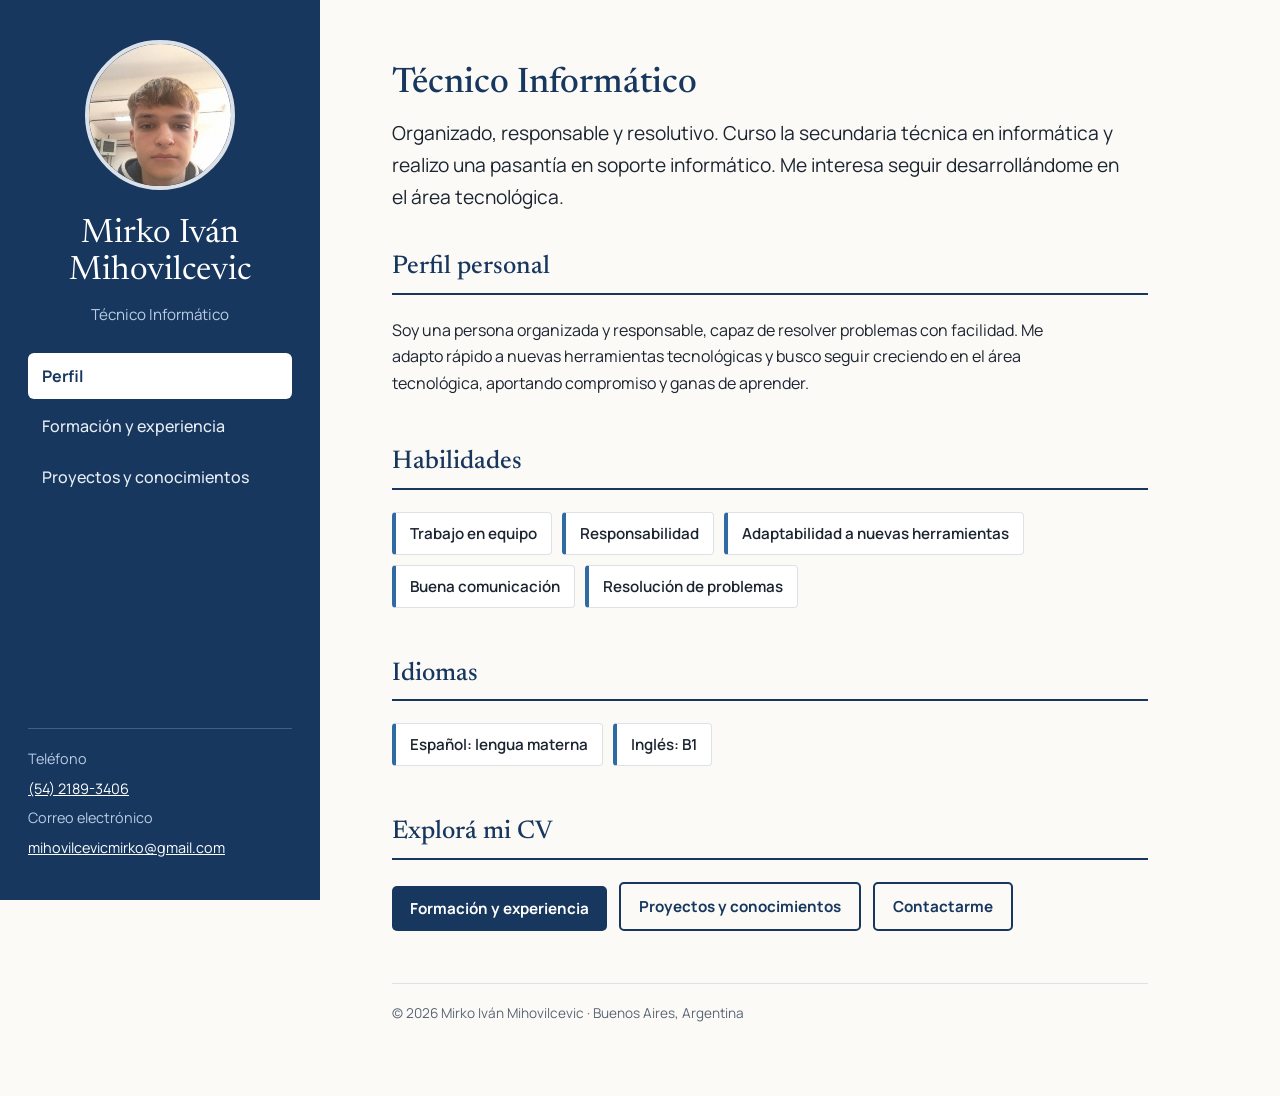
<file: cv-web/index.html>
<!DOCTYPE html>
<html lang="es">
<head>
<meta charset="UTF-8">
<meta name="viewport" content="width=device-width, initial-scale=1">
<title>Perfil | Mirko Iván Mihovilcevic</title>
<meta name="description" content="CV web de Mirko Iván Mihovilcevic, Técnico Informático en Buenos Aires.">
<link rel="preconnect" href="https://fonts.googleapis.com">
<link rel="preconnect" href="https://fonts.gstatic.com" crossorigin>
<link href="https://fonts.googleapis.com/css2?family=Manrope:wght@400;500;600;700&family=Newsreader:wght@400;500&display=swap" rel="stylesheet">
<link rel="stylesheet" href="css/style.css">
</head>
<body>
<aside class="side">
  <img src="assets/foto.jpg" alt="Foto de Mirko Iván Mihovilcevic">
  <h1>Mirko Iván Mihovilcevic</h1>
  <p class="rol">Técnico Informático</p>
  <nav aria-label="Principal">
    <a href="index.html" aria-current="page">Perfil</a>
    <a href="formacion.html">Formación y experiencia</a>
    <a href="proyectos.html">Proyectos y conocimientos</a>
  </nav>
  <div class="contacto">
    <span>Teléfono</span><a href="tel:+5421893406">(54) 2189-3406</a>
    <span>Correo electrónico</span><a href="mailto:mihovilcevicmirko@gmail.com">mihovilcevicmirko@gmail.com</a>
  </div>
</aside>
<main>
<h2>Técnico Informático</h2>
<p class="lead">Organizado, responsable y resolutivo. Curso la secundaria técnica en informática y realizo una pasantía en soporte informático. Me interesa seguir desarrollándome en el área tecnológica.</p>

<section>
<h2>Perfil personal</h2>
<p>Soy una persona organizada y responsable, capaz de resolver problemas con facilidad. Me adapto rápido a nuevas herramientas tecnológicas y busco seguir creciendo en el área tecnológica, aportando compromiso y ganas de aprender.</p>
</section>

<section>
<h2>Habilidades</h2>
<ul class="chips">
<li>Trabajo en equipo</li><li>Responsabilidad</li><li>Adaptabilidad a nuevas herramientas</li><li>Buena comunicación</li><li>Resolución de problemas</li>
</ul>
</section>

<section>
<h2>Idiomas</h2>
<ul class="chips"><li>Español: lengua materna</li><li>Inglés: B1</li></ul>
</section>

<section>
<h2>Explorá mi CV</h2>
<div class="acciones">
<a class="btn" href="formacion.html">Formación y experiencia</a>
<a class="btn sec" href="proyectos.html">Proyectos y conocimientos</a>
<a class="btn sec" href="mailto:mihovilcevicmirko@gmail.com">Contactarme</a>
</div>
</section>
<footer>© 2026 Mirko Iván Mihovilcevic · Buenos Aires, Argentina</footer>
</main>
</body>
</html>
</file>
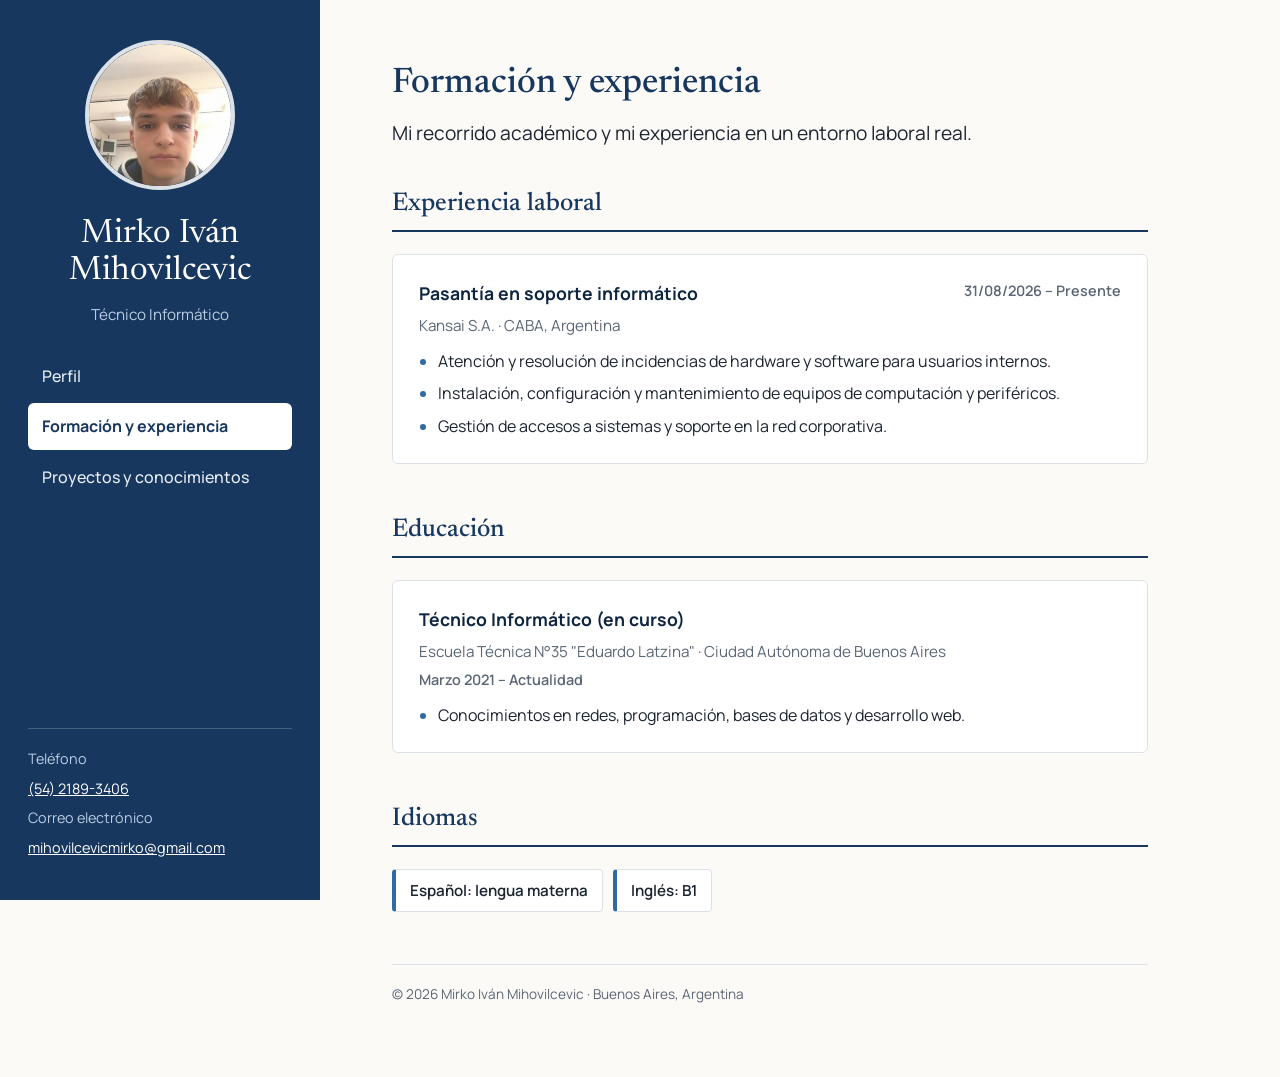
<file: cv-web/formacion.html>
<!DOCTYPE html>
<html lang="es">
<head>
<meta charset="UTF-8">
<meta name="viewport" content="width=device-width, initial-scale=1">
<title>Formación y experiencia | Mirko Iván Mihovilcevic</title>
<meta name="description" content="Educación técnica y experiencia laboral de Mirko Iván Mihovilcevic.">
<link rel="preconnect" href="https://fonts.googleapis.com">
<link rel="preconnect" href="https://fonts.gstatic.com" crossorigin>
<link href="https://fonts.googleapis.com/css2?family=Manrope:wght@400;500;600;700&family=Newsreader:wght@400;500&display=swap" rel="stylesheet">
<link rel="stylesheet" href="css/style.css">
</head>
<body>
<aside class="side">
  <img src="assets/foto.jpg" alt="Foto de Mirko Iván Mihovilcevic">
  <h1>Mirko Iván Mihovilcevic</h1>
  <p class="rol">Técnico Informático</p>
  <nav aria-label="Principal">
    <a href="index.html">Perfil</a>
    <a href="formacion.html" aria-current="page">Formación y experiencia</a>
    <a href="proyectos.html">Proyectos y conocimientos</a>
  </nav>
  <div class="contacto">
    <span>Teléfono</span><a href="tel:+5421893406">(54) 2189-3406</a>
    <span>Correo electrónico</span><a href="mailto:mihovilcevicmirko@gmail.com">mihovilcevicmirko@gmail.com</a>
  </div>
</aside>
<main>
<h2>Formación y experiencia</h2>
<p class="lead">Mi recorrido académico y mi experiencia en un entorno laboral real.</p>

<section>
<h2>Experiencia laboral</h2>
<article class="item">
<header><div><h3>Pasantía en soporte informático</h3><span class="muted">Kansai S.A. · CABA, Argentina</span></div><span class="fecha">31/08/2026 – Presente</span></header>
<ul>
<li>Atención y resolución de incidencias de hardware y software para usuarios internos.</li>
<li>Instalación, configuración y mantenimiento de equipos de computación y periféricos.</li>
<li>Gestión de accesos a sistemas y soporte en la red corporativa.</li>
</ul>
</article>
</section>

<section>
<h2>Educación</h2>
<article class="item">
<header><div><h3>Técnico Informático (en curso)</h3><span class="muted">Escuela Técnica N°35 "Eduardo Latzina" · Ciudad Autónoma de Buenos Aires</span></div><span class="fecha">Marzo 2021 – Actualidad</span></header>
<ul><li>Conocimientos en redes, programación, bases de datos y desarrollo web.</li></ul>
</article>
</section>

<section>
<h2>Idiomas</h2>
<ul class="chips"><li>Español: lengua materna</li><li>Inglés: B1</li></ul>
</section>
<footer>© 2026 Mirko Iván Mihovilcevic · Buenos Aires, Argentina</footer>
</main>
</body>
</html>
</file>
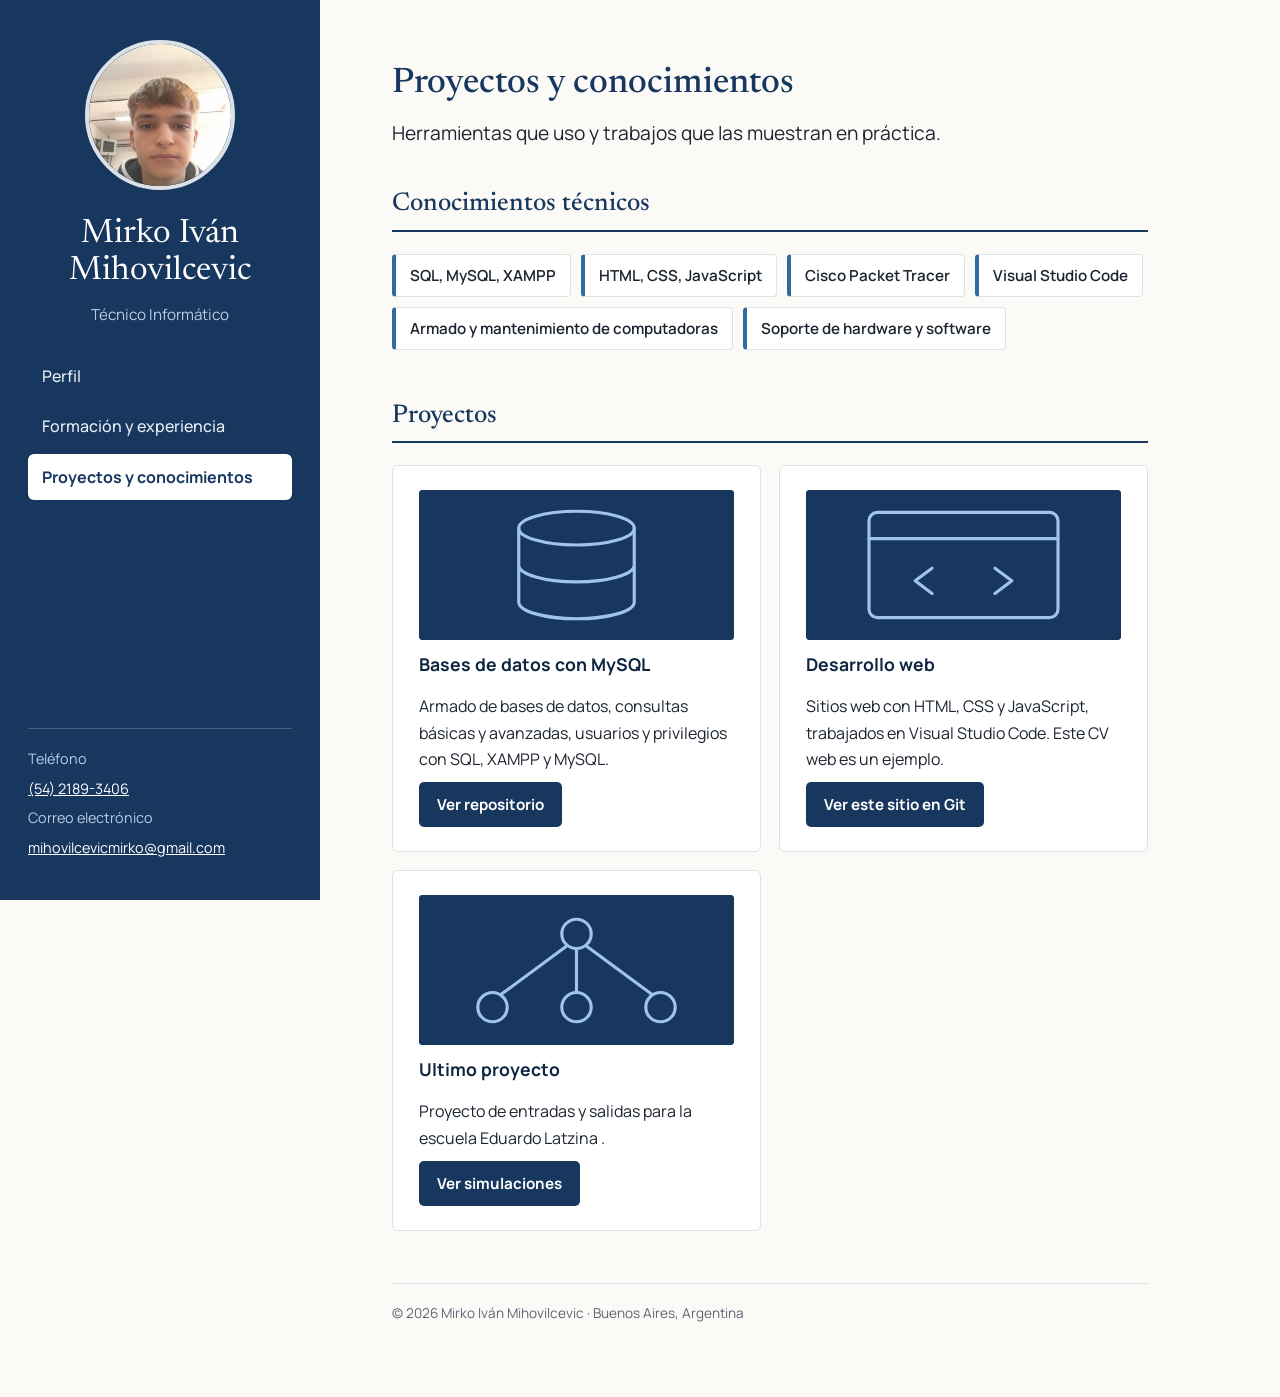
<file: cv-web/proyectos.html>
<!DOCTYPE html>
<html lang="es">
<head>
<meta charset="UTF-8">
<meta name="viewport" content="width=device-width, initial-scale=1">
<title>Proyectos y conocimientos | Mirko Iván Mihovilcevic</title>
<meta name="description" content="Conocimientos técnicos y proyectos de Mirko Iván Mihovilcevic.">
<link rel="preconnect" href="https://fonts.googleapis.com">
<link rel="preconnect" href="https://fonts.gstatic.com" crossorigin>
<link href="https://fonts.googleapis.com/css2?family=Manrope:wght@400;500;600;700&family=Newsreader:wght@400;500&display=swap" rel="stylesheet">
<link rel="stylesheet" href="css/style.css">
</head>
<body>
<aside class="side">
  <img src="assets/foto.jpg" alt="Foto de Mirko Iván Mihovilcevic">
  <h1>Mirko Iván Mihovilcevic</h1>
  <p class="rol">Técnico Informático</p>
  <nav aria-label="Principal">
    <a href="index.html">Perfil</a>
    <a href="formacion.html">Formación y experiencia</a>
    <a href="proyectos.html" aria-current="page">Proyectos y conocimientos</a>
  </nav>
  <div class="contacto">
    <span>Teléfono</span><a href="tel:+5421893406">(54) 2189-3406</a>
    <span>Correo electrónico</span><a href="mailto:mihovilcevicmirko@gmail.com">mihovilcevicmirko@gmail.com</a>
  </div>
</aside>
<main>
<h2>Proyectos y conocimientos</h2>
<p class="lead">Herramientas que uso y trabajos que las muestran en práctica.</p>

<section>
<h2>Conocimientos técnicos</h2>
<ul class="chips">
<li>SQL, MySQL, XAMPP</li><li>HTML, CSS, JavaScript</li><li>Cisco Packet Tracer</li><li>Visual Studio Code</li><li>Armado y mantenimiento de computadoras</li><li>Soporte de hardware y software</li>
</ul>
</section>

<section>
<h2>Proyectos</h2>
<div class="grid"><article class="item"><img src="assets/datos.svg" alt="" width="300" height="150"><h3>Bases de datos con MySQL</h3><p>Armado de bases de datos, consultas básicas y avanzadas, usuarios y privilegios con SQL, XAMPP y MySQL.</p><a class="btn" href="https://github.com/MirkoMihovil/proyecto-entradas-y-salidas/blob/main/Base%20de%20datos%20del%20proyecto%20entradas%20y%20salidas.sql" target="_blank" rel="noopener">Ver repositorio</a></article><article class="item"><img src="assets/web.svg" alt="" width="300" height="150"><h3>Desarrollo web</h3><p>Sitios web con HTML, CSS y JavaScript, trabajados en Visual Studio Code. Este CV web es un ejemplo.</p><a class="btn" href="https://github.com/MirkoMihovil" target="_blank" rel="noopener">Ver este sitio en Git</a></article><article class="item"><img src="assets/redes.svg" alt="" width="300" height="150"><h3>Ultimo proyecto</h3><p>Proyecto de entradas y salidas para la escuela Eduardo Latzina .</p><a class="btn" href="https://github.com/MirkoMihovil/proyecto-entradas-y-salidas" target="_blank" rel="noopener">Ver simulaciones</a></article></div>
</section>
<footer>© 2026 Mirko Iván Mihovilcevic · Buenos Aires, Argentina</footer>
</main>
</body>
</html>
</file>
<file: cv-web/css/style.css>
:root{
  --navy:#17375e; --navy-d:#0e2540; --blue:#2f6aa3; --ink:#1c2430;
  --muted:#5b6675; --paper:#fbfaf7; --line:#dde2e9; --card:#ffffff;
}
*{box-sizing:border-box;margin:0;padding:0}
html{scroll-behavior:smooth}
body{font-family:'Manrope',system-ui,sans-serif;color:var(--ink);background:var(--paper);line-height:1.65;display:grid;grid-template-columns:320px 1fr;min-height:100vh}
a{color:var(--blue)}
:focus-visible{outline:3px solid var(--blue);outline-offset:3px}

/* Barra lateral (igual a la identidad del CV en PDF) */
.side{background:var(--navy);color:#e8eef6;padding:40px 28px;position:sticky;top:0;height:100vh;overflow:auto;display:flex;flex-direction:column;gap:26px}
.side img{width:150px;height:150px;border-radius:50%;object-fit:cover;object-position:center 20%;border:4px solid rgba(255,255,255,.85);align-self:center}
.side h1{font-family:'Newsreader',Georgia,serif;font-weight:400;font-size:2.1rem;line-height:1.1;text-align:center;color:#fff}
.side .rol{text-align:center;font-size:.95rem;color:#b9cce3;margin-top:-14px}
.side nav{display:flex;flex-direction:column;gap:4px}
.side nav a{color:#e8eef6;text-decoration:none;padding:10px 14px;border-radius:6px;font-weight:500}
.side nav a:hover{background:rgba(255,255,255,.1)}
.side nav a[aria-current="page"]{background:#fff;color:var(--navy);font-weight:700}
.side .contacto{font-size:.9rem;display:flex;flex-direction:column;gap:6px;margin-top:auto;border-top:1px solid rgba(255,255,255,.2);padding-top:18px}
.side .contacto a{color:#fff;word-break:break-all}
.side .contacto span{color:#b9cce3}

/* Contenido */
main{padding:64px min(6vw,72px) 72px;max-width:900px}
main h2{font-family:'Newsreader',Georgia,serif;font-weight:500;font-size:2.2rem;color:var(--navy);line-height:1.15;margin-bottom:8px}
main h3{font-size:1.1rem;color:var(--navy-d);margin-bottom:4px}
.lead{font-size:1.2rem;color:var(--ink);max-width:62ch;margin:14px 0 40px}
section{margin-bottom:52px}
section>h2{padding-bottom:10px;border-bottom:2px solid var(--navy);margin-bottom:22px;font-size:1.6rem}
p{max-width:68ch}
.muted{color:var(--muted);font-size:.95rem}

.chips{display:flex;flex-wrap:wrap;gap:10px;list-style:none}
.chips li{background:var(--card);border:1px solid var(--line);border-left:4px solid var(--blue);padding:8px 14px;border-radius:4px;font-weight:600;font-size:.95rem}

.item{background:var(--card);border:1px solid var(--line);border-radius:6px;padding:24px 26px;margin-bottom:18px}
.item header{display:flex;justify-content:space-between;flex-wrap:wrap;gap:4px 16px;margin-bottom:10px}
.item .fecha{color:var(--muted);font-size:.9rem;font-weight:600}
.item ul{padding-left:1.2rem;display:grid;gap:6px}
.item ul li::marker{color:var(--blue)}

.grid{display:grid;grid-template-columns:repeat(auto-fit,minmax(260px,1fr));gap:18px}
.grid .item{margin:0;display:flex;flex-direction:column;gap:10px}
.grid .item img{width:100%;height:150px;object-fit:cover;border-radius:4px;background:var(--navy)}
.btn{display:inline-block;margin-top:auto;padding:10px 18px;border-radius:5px;background:var(--navy);color:#fff;text-decoration:none;font-weight:700;font-size:.95rem;align-self:flex-start}
.btn:hover{background:var(--blue)}
.btn.sec{background:transparent;color:var(--navy);border:2px solid var(--navy)}
.acciones{display:flex;gap:12px;flex-wrap:wrap}
footer{font-size:.85rem;color:var(--muted);border-top:1px solid var(--line);padding-top:18px}

@media (max-width:860px){
  body{grid-template-columns:1fr}
  .side{position:static;height:auto;padding:28px 20px}
  .side nav{flex-direction:row;flex-wrap:wrap;justify-content:center}
  .side .contacto{margin-top:0}
  main{padding:36px 20px 56px}
}
@media (prefers-reduced-motion:reduce){html{scroll-behavior:auto}}
@media print{.side nav,.btn{display:none}body{display:block}.side{position:static;height:auto}}
</file>
